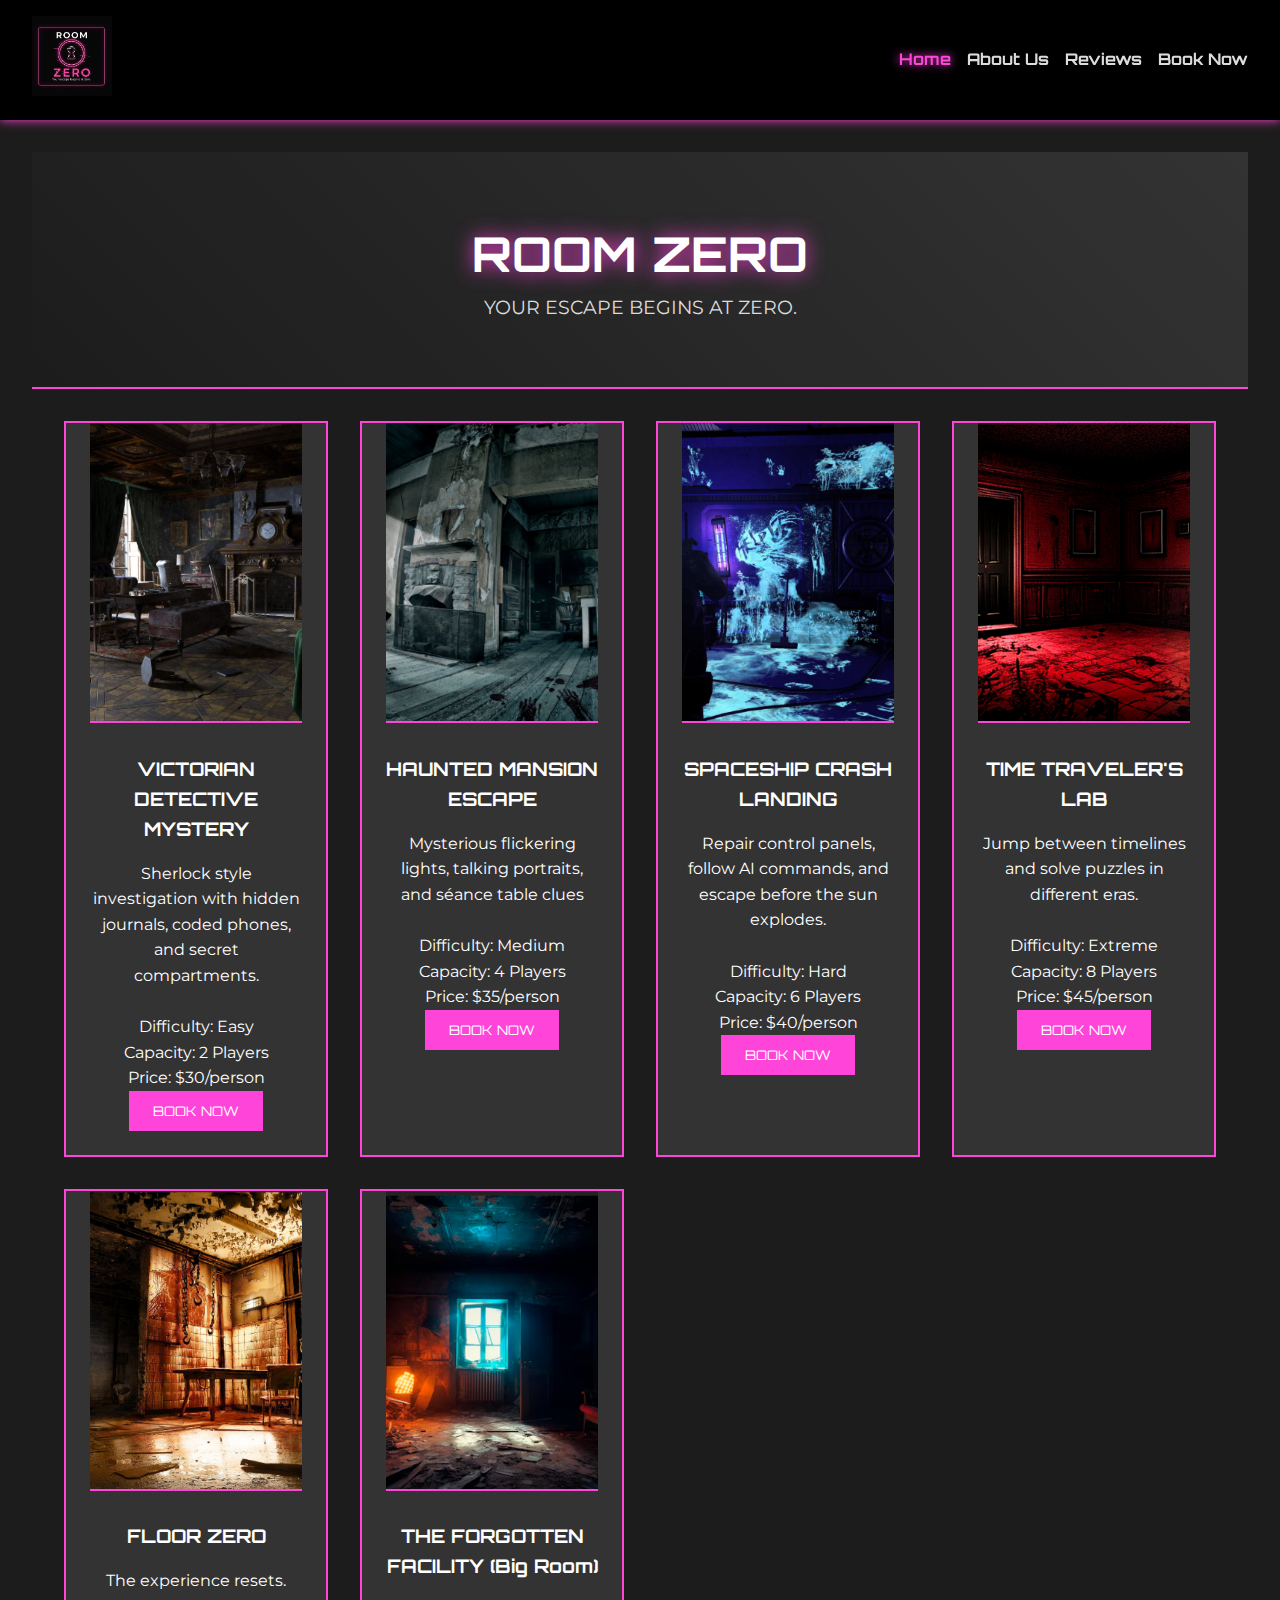
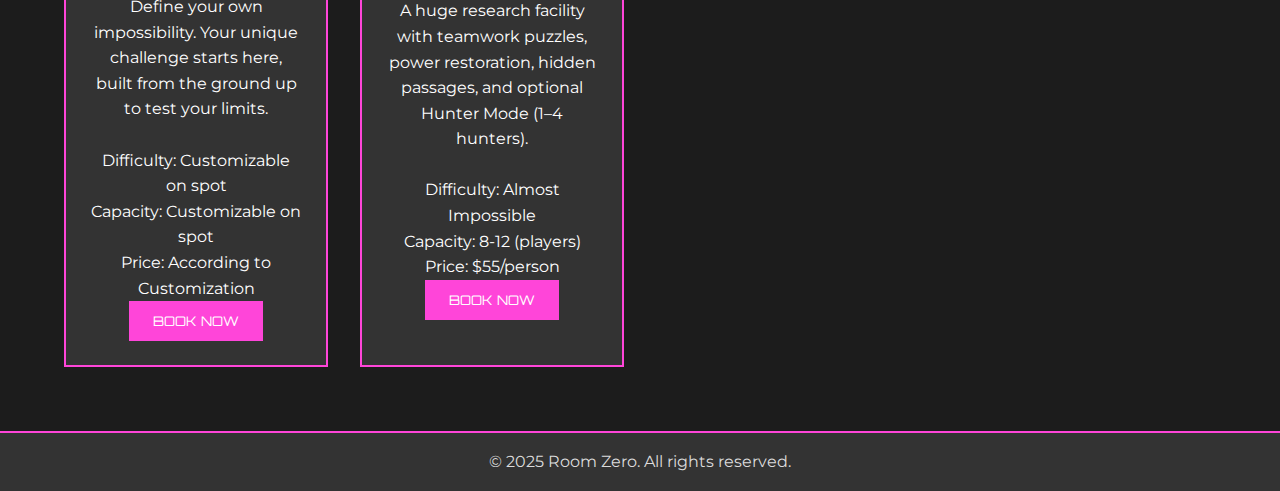
<file: index.html>
<!DOCTYPE html>
<html lang="en">
<head>
    <meta charset="UTF-8">
    <meta name="viewport" content="width=device-width, initial-scale=1.0">
    <title>Room Zero - Escape Room Booking</title>
    <link rel="preconnect" href="https://fonts.googleapis.com">
    <link rel="preconnect" href="https://fonts.gstatic.com" crossorigin>
    <link href="https://fonts.googleapis.com/css2?family=Montserrat:wght@400;700&family=Orbitron:wght@400;700&display=swap" rel="stylesheet">
    <link rel="stylesheet" href="style.css">
</head>
<body>
    <header>
        <div class="logo">
            <img src="images\logo.jpg" alt="ROOM ZERO Logo">
        </div>
        <nav>
            <a href="index.html" class="nav-link active">Home</a>
            <a href="about.html" class="nav-link">About Us</a>
            <a href="reviews.html" class="nav-link">Reviews</a>
            <a href="#booking-modal" class="nav-link">Book Now</a>
        </nav>
    </header>

    <main>
        <section id="home" class="section active">
            <div class="hero">
                <h1>ROOM ZERO</h1>
                <p>YOUR ESCAPE BEGINS AT ZERO.</p>
            </div>
            <div class="rooms-grid">
                <div class="room-card" data-room="VICTORIAN DETECTIVE MYSTERY">
                    <img src="images\victorian.png" alt="Victorian Detective Mystery Room Image">
                    <h3>VICTORIAN DETECTIVE MYSTERY</h3>
                    <p>Sherlock style investigation with hidden journals, coded phones, and secret compartments.<br><br></p>
                    <p>Difficulty: Easy</p>
                    <p>Capacity: 2 Players</p>
                    <p>Price: $30/person</p>
                    <button class="book-btn">BOOK NOW</button>
                </div>
                <div class="room-card" data-room="HAUNTED MANSION ESCAPE">
                    <img src="images\image.png" alt="Victorian Detective Mystery Room Image">
                    <h3>HAUNTED MANSION ESCAPE</h3>
                    <p>Mysterious flickering lights, talking portraits, and séance table clues<br><br></p>
                    <p>Difficulty: Medium</p>
                    <p>Capacity: 4 Players</p>
                    <p>Price: $35/person</p>
                    <button class="book-btn">BOOK NOW</button>
                </div>
                <div class="room-card" data-room="SPACESHIP CRASH LANDING">
                    <img src="images\image copy.png" alt="Victorian Detective Mystery Room Image">
                    <h3>SPACESHIP CRASH LANDING</h3>
                    <p>Repair control panels, follow AI commands, and escape before the sun explodes.<br><br></p>
                    <p>Difficulty: Hard</p>
                    <p>Capacity: 6 Players</p>
                    <p>Price: $40/person</p>
                    <button class="book-btn">BOOK NOW</button>
                </div>
                <div class="room-card" data-room="TIME TRAVELER'S LAB">
                    <img src="images\image copy 2.png" alt="Victorian Detective Mystery Room Image">
                    <h3>TIME TRAVELER'S LAB</h3>
                    <p>Jump between timelines and solve puzzles in different eras.<br><br></p>
                    <p>Difficulty: Extreme</p>
                    <p>Capacity: 8 Players</p>
                    <p>Price: $45/person</p>
                    <button class="book-btn">BOOK NOW</button>
                </div>
                <div class="room-card" data-room="FLOOR ZERO">
                    <img src="images\image copy 3.png" alt="Floor Zero Escape Room Image">
                    <h3>FLOOR ZERO</h3>
                    <p>The experience resets. Define your own impossibility. Your unique challenge starts here, built from the ground up to test your limits.<br><br></p>
                    <p>Difficulty: Customizable on spot</p>
                    <p>Capacity: Customizable on spot</p>
                    <p>Price: According to Customization</p>
                    <button class="book-btn">BOOK NOW</button>
                </div>
                <div class="room-card" data-room="THE FORGOTTEN FACILITY (Big Room)">
                    <img src="images\image copy 4.png" alt="Forgotten Facility Room Image">
                    <h3>THE FORGOTTEN FACILITY (Big Room)</h3>
                    <p>A huge research facility with teamwork puzzles, power restoration, hidden passages, and optional Hunter Mode (1–4 hunters).<br><br></p>
                    <p>Difficulty: Almost Impossible </p>
                    <p>Capacity: 8-12 (players)</p>
                    <p>Price: $55/person</p>
                    <button class="book-btn">BOOK NOW</button>
                </div>
            </div>
        </section>
    </main>

    <footer>
        <p>&copy; 2025 Room Zero. All rights reserved.</p>
    </footer>

    <div id="booking-modal" class="modal">
        <div class="modal-content">
            <span class="close">&times;</span>
            <h2 id="modal-title">Room: [Room Name]</h2>
            <form id="booking-form">
                <label for="date">Date of Entry:</label>
                <input type="date" id="date" required>
                <label for="time">Time Slot:</label>
                <select id="time" required>
                    <option value="">Select Time</option>
                    <option value="10:00">10:00 AM</option>
                    <option value="12:00">12:00 PM</option>
                    <option value="14:00">2:00 PM</option>
                    <option value="16:00">4:00 PM</option>
                    <option value="18:00">6:00 PM</option>
                </select>
                <label for="email">Contact Email:</label>
                <input type="email" id="email" required>
                <button type="submit" class="submit-btn">INITIATE BOOKING</button>
            </form>
            <div id="success-message" class="hidden">BOOKING INITIATED!</div>
        </div>
    </div>

    <script src="script.js"></script>
</body>
</html>
</file>
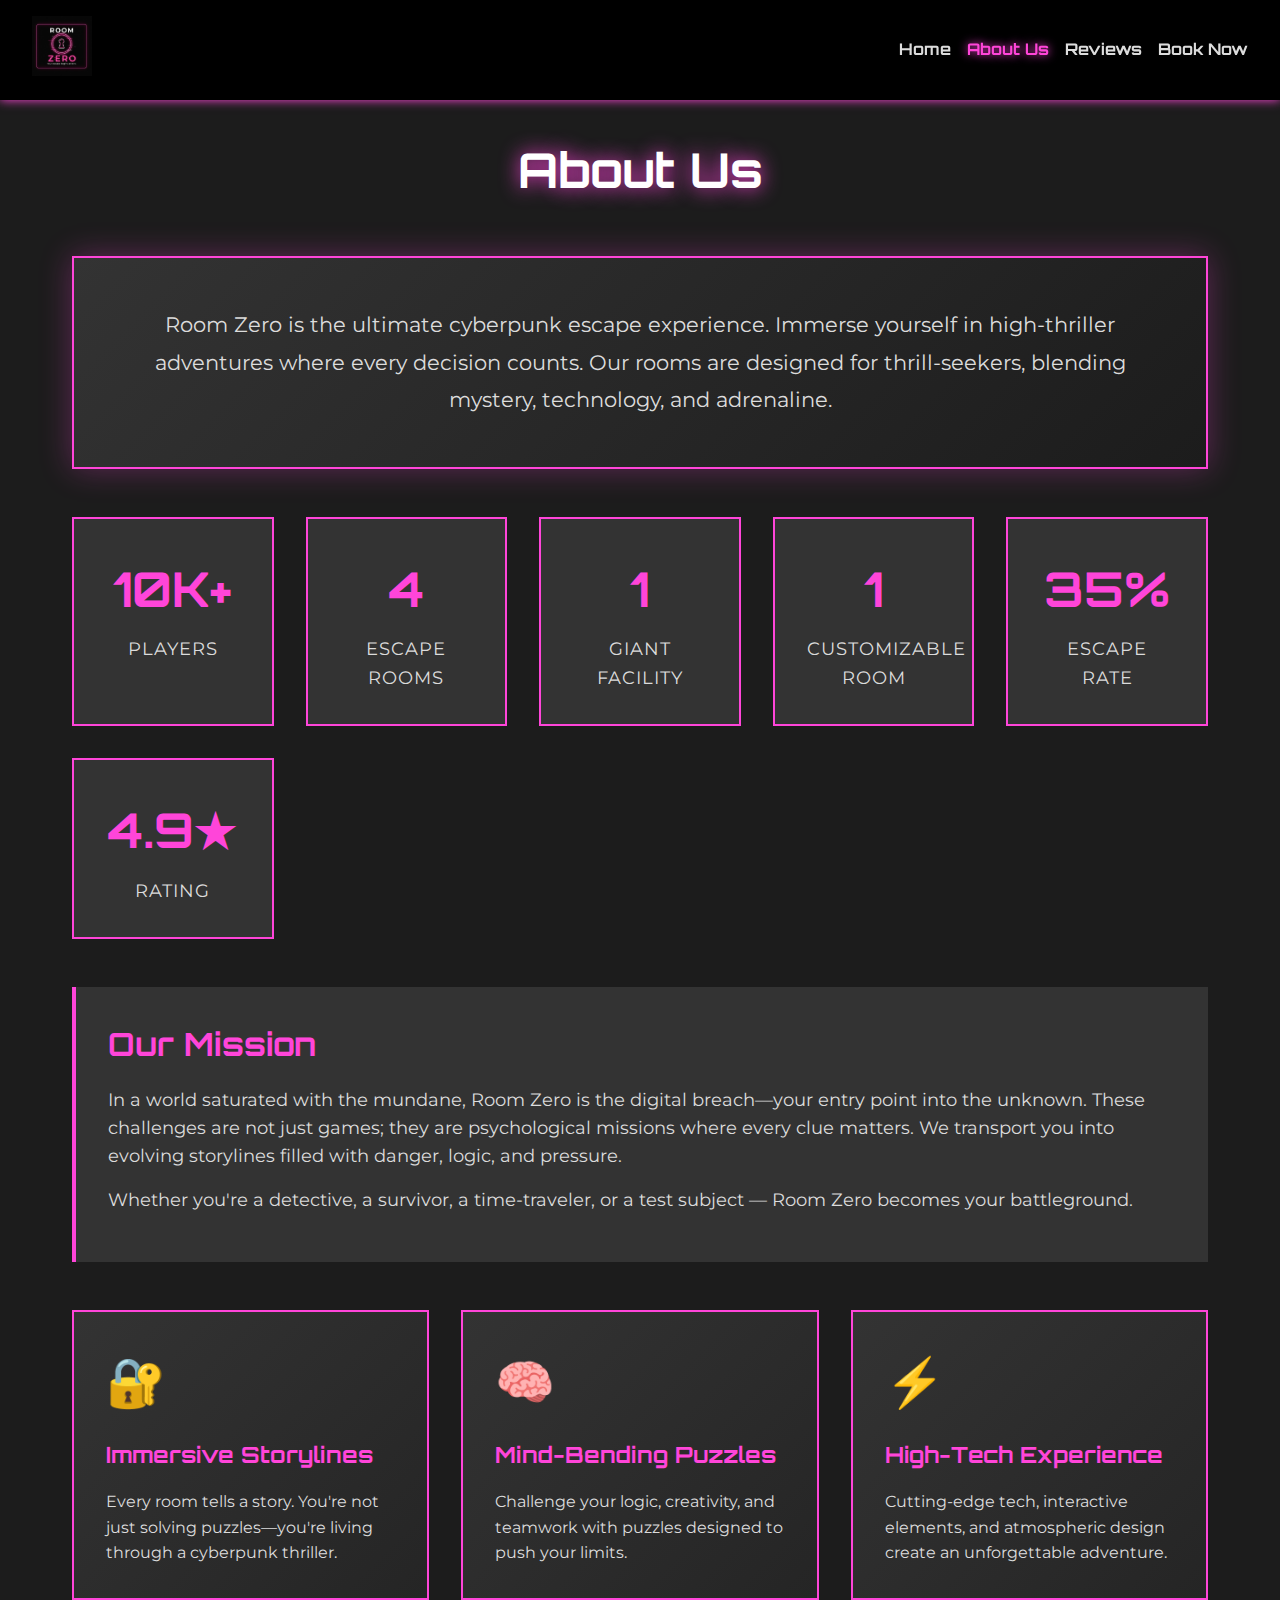
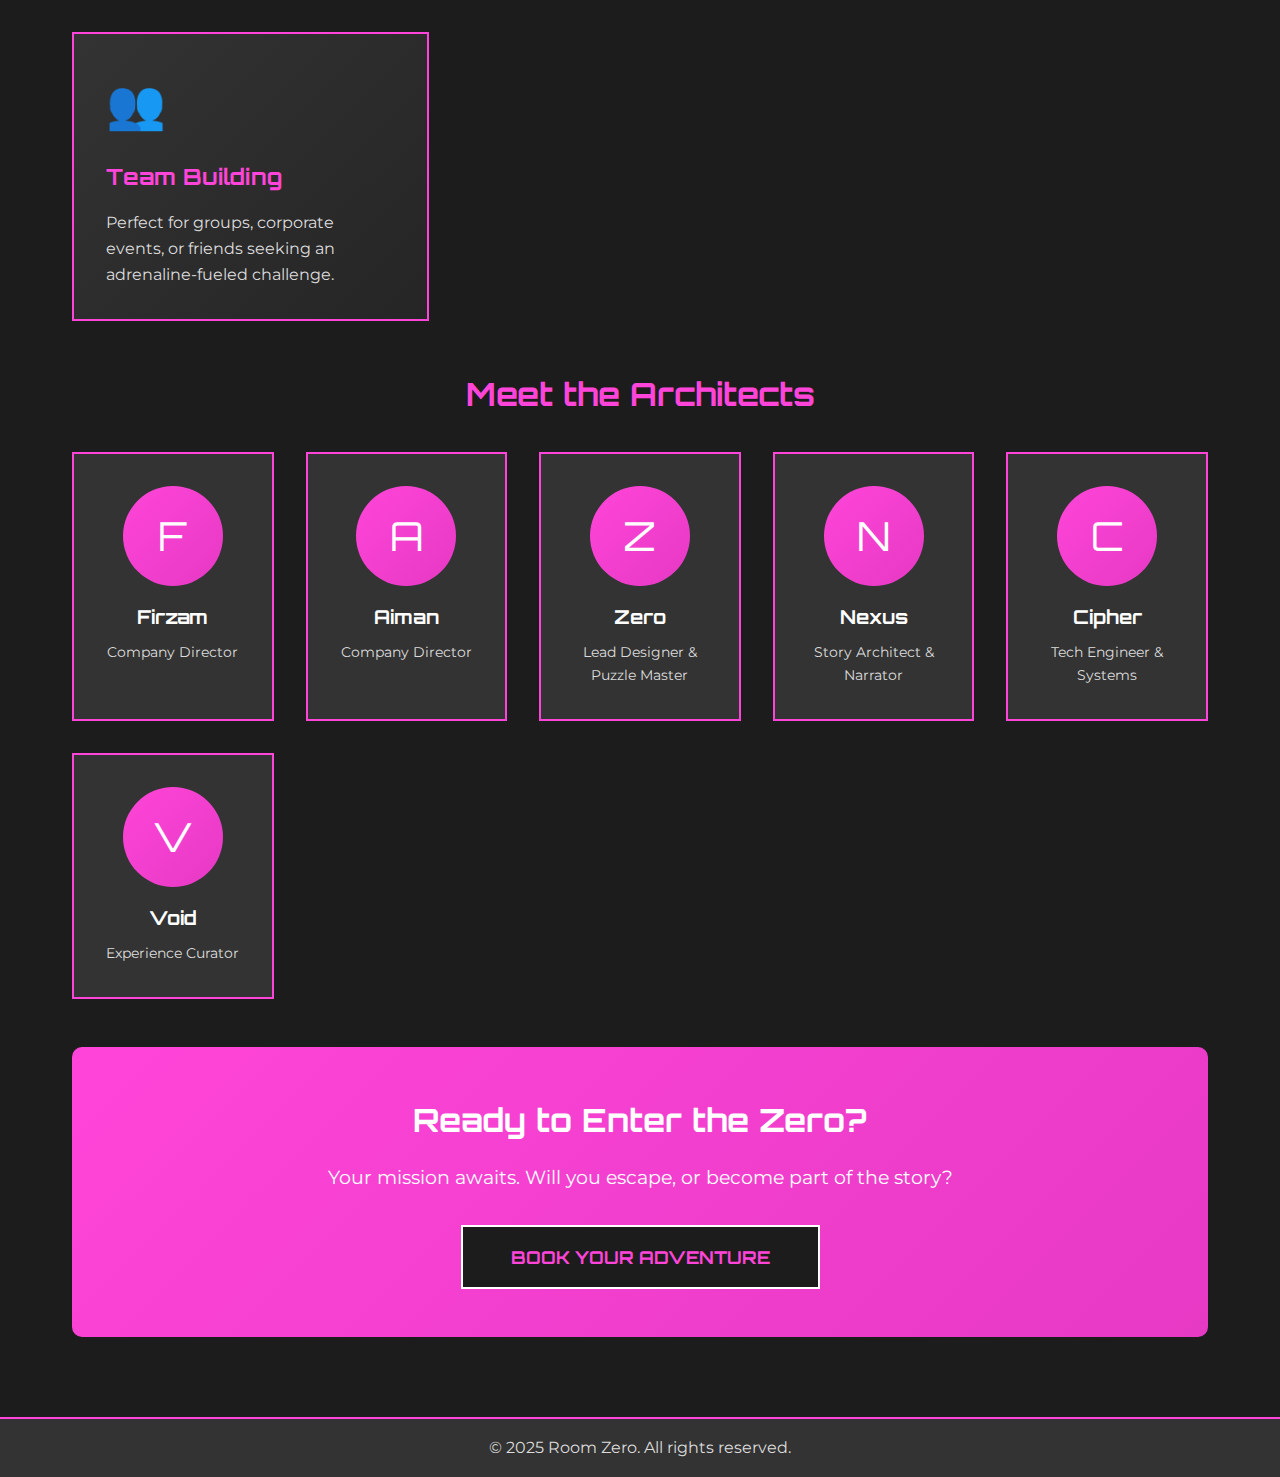
<file: about.html>
<!DOCTYPE html>
<html lang="en">
<head>
    <meta charset="UTF-8">
    <meta name="viewport" content="width=device-width, initial-scale=1.0">
    <title>About Us - Room Zero</title>
    <link rel="preconnect" href="https://fonts.googleapis.com">
    <link rel="preconnect" href="https://fonts.gstatic.com" crossorigin>
    <link href="https://fonts.googleapis.com/css2?family=Montserrat:wght@400;700&family=Orbitron:wght@400;700&display=swap" rel="stylesheet">
    <style>
        * {
            margin: 0;
            padding: 0;
            box-sizing: border-box;
        }

        body {
            font-family: 'Montserrat', sans-serif;
            background-color: #1C1C1C;
            color: #FFFFFF;
            line-height: 1.6;
        }

        /* Header */
        header {
            position: sticky;
            top: 0;
            background-color: #000000;
            display: flex;
            justify-content: space-between;
            align-items: center;
            padding: 1rem 2rem;
            z-index: 1000;
            box-shadow: 0 0 10px #FF45D9;
        }

        .logo img {
            height: 60px;
            width: auto;
        }

        nav {
            display: flex;
            gap: 1rem;
        }

        .nav-link {
            color: #DCDCDC;
            text-decoration: none;
            font-family: 'Orbitron', sans-serif;
            font-weight: 700;
            transition: color 0.3s, text-shadow 0.3s;
        }

        .nav-link.active, .nav-link:hover {
            color: #FF45D9;
            text-shadow: 0 0 10px #FF45D9;
        }

        /* Main Content */
        main {
            padding: 2rem;
            max-width: 1200px;
            margin: 0 auto;
        }

        .section h2 {
            font-family: 'Orbitron', sans-serif;
            font-size: 3rem;
            text-align: center;
            margin-bottom: 3rem;
            text-shadow: 0 0 20px #FF45D9;
            animation: glow 2s ease-in-out infinite alternate;
        }

        @keyframes glow {
            from { text-shadow: 0 0 20px #FF45D9; }
            to { text-shadow: 0 0 30px #FF45D9, 0 0 40px #FF45D9; }
        }

        /* Hero Section */
        .about-hero {
            background: linear-gradient(135deg, #333333, #1C1C1C);
            border: 2px solid #FF45D9;
            padding: 3rem;
            margin-bottom: 3rem;
            text-align: center;
            box-shadow: 0 0 30px rgba(255, 69, 217, 0.3);
        }

        .about-hero p {
            font-size: 1.3rem;
            line-height: 1.8;
            color: #DCDCDC;
        }

        /* Stats Grid */
        .stats-grid {
            display: grid;
            grid-template-columns: repeat(auto-fit, minmax(200px, 1fr));
            gap: 2rem;
            margin: 3rem 0;
        }

        .stat-card {
            background-color: #333333;
            border: 2px solid #FF45D9;
            padding: 2rem;
            text-align: center;
            transition: transform 0.3s, box-shadow 0.3s;
        }

        .stat-card:hover {
            transform: translateY(-10px);
            box-shadow: 0 10px 30px rgba(255, 69, 217, 0.5);
        }

        .stat-number {
            font-family: 'Orbitron', sans-serif;
            font-size: 3rem;
            color: #FF45D9;
            font-weight: 700;
            display: block;
            margin-bottom: 0.5rem;
        }

        .stat-label {
            font-size: 1.1rem;
            color: #DCDCDC;
            text-transform: uppercase;
            letter-spacing: 1px;
        }

        /* Mission Section */
        .mission-section {
            background-color: #333333;
            border-left: 4px solid #FF45D9;
            padding: 2rem;
            margin: 3rem 0;
        }

        .mission-section h3 {
            font-family: 'Orbitron', sans-serif;
            font-size: 2rem;
            color: #FF45D9;
            margin-bottom: 1rem;
        }

        .mission-section p {
            font-size: 1.1rem;
            color: #DCDCDC;
            margin-bottom: 1rem;
        }

        /* Features Grid */
        .features-grid {
            display: grid;
            grid-template-columns: repeat(auto-fit, minmax(280px, 1fr));
            gap: 2rem;
            margin: 3rem 0;
        }

        .feature-card {
            background: linear-gradient(135deg, #333333, #252525);
            border: 2px solid #FF45D9;
            padding: 2rem;
            transition: transform 0.3s, box-shadow 0.3s;
        }

        .feature-card:hover {
            transform: scale(1.05);
            box-shadow: 0 0 25px rgba(255, 69, 217, 0.6);
        }

        .feature-icon {
            font-size: 3rem;
            margin-bottom: 1rem;
            display: block;
        }

        .feature-card h4 {
            font-family: 'Orbitron', sans-serif;
            font-size: 1.4rem;
            color: #FF45D9;
            margin-bottom: 1rem;
        }

        .feature-card p {
            color: #DCDCDC;
        }

        /* Team Section */
        .team-section {
            margin: 3rem 0;
            text-align: center;
        }

        .team-section h3 {
            font-family: 'Orbitron', sans-serif;
            font-size: 2rem;
            color: #FF45D9;
            margin-bottom: 2rem;
        }

        .team-grid {
            display: grid;
            grid-template-columns: repeat(auto-fit, minmax(200px, 1fr));
            gap: 2rem;
        }

        .team-member {
            background-color: #333333;
            border: 2px solid #FF45D9;
            padding: 2rem;
            transition: transform 0.3s;
        }

        .team-member:hover {
            transform: translateY(-10px);
        }

        .avatar {
            width: 100px;
            height: 100px;
            background: linear-gradient(135deg, #FF45D9, #e639c4);
            border-radius: 50%;
            margin: 0 auto 1rem;
            display: flex;
            align-items: center;
            justify-content: center;
            font-size: 2.5rem;
            font-family: 'Orbitron', sans-serif;
            color: #FFFFFF;
        }

        .team-member h5 {
            font-family: 'Orbitron', sans-serif;
            font-size: 1.2rem;
            margin-bottom: 0.5rem;
        }

        .team-member p {
            color: #DCDCDC;
            font-size: 0.9rem;
        }

        /* CTA Section */
        .cta-section {
            background: linear-gradient(135deg, #FF45D9, #e639c4);
            padding: 3rem;
            text-align: center;
            margin: 3rem 0;
            border-radius: 10px;
        }

        .cta-section h3 {
            font-family: 'Orbitron', sans-serif;
            font-size: 2rem;
            margin-bottom: 1rem;
            color: #FFFFFF;
        }

        .cta-section p {
            font-size: 1.2rem;
            margin-bottom: 2rem;
            color: #FFFFFF;
        }

        .cta-btn {
            background-color: #1C1C1C;
            color: #FF45D9;
            border: 2px solid #FFFFFF;
            padding: 1rem 3rem;
            font-family: 'Orbitron', sans-serif;
            font-weight: 700;
            font-size: 1.1rem;
            cursor: pointer;
            transition: all 0.3s;
            text-decoration: none;
            display: inline-block;
        }

        .cta-btn:hover {
            background-color: #FFFFFF;
            color: #1C1C1C;
            transform: scale(1.1);
        }

        /* Footer */
        footer {
            text-align: center;
            padding: 1rem;
            background-color: #333333;
            color: #DCDCDC;
            border-top: 2px solid #FF45D9;
        }

        /* Responsive */
        @media (max-width: 768px) {
            .section h2 {
                font-size: 2rem;
            }
            
            header {
                flex-direction: column;
                gap: 1rem;
            }

            .about-hero {
                padding: 2rem;
            }

            .stats-grid {
                grid-template-columns: 1fr;
            }
        }
    </style>
</head>

<body>

    <header>
        <div class="logo">
            <img src="images/logo.jpg" alt="ROOM ZERO Logo">
        </div>
        <nav>
            <a href="index.html" class="nav-link">Home</a>
            <a href="about.html" class="nav-link active">About Us</a>
            <a href="reviews.html" class="nav-link">Reviews</a>
            <a href="index.html#booking-modal" class="nav-link">Book Now</a>
        </nav>
    </header>

    <main>
        <section class="section active">
            <h2>About Us</h2>

            <!-- Hero Section -->
            <div class="about-hero">
                <p>
                    Room Zero is the ultimate cyberpunk escape experience. Immerse yourself in high-thriller adventures where every decision counts.
                    Our rooms are designed for thrill-seekers, blending mystery, technology, and adrenaline.
                </p>
            </div>

            <!-- Stats Grid -->
            <div class="stats-grid">
                <div class="stat-card">
                    <span class="stat-number">10K+</span>
                    <span class="stat-label">Players</span>
                </div>
                <div class="stat-card">
                    <span class="stat-number">4</span>
                    <span class="stat-label">Escape Rooms</span>
                </div>
                <div class="stat-card">
                    <span class="stat-number">1</span>
                    <span class="stat-label">Giant Facility</span>
                </div>
                <div class="stat-card">
                    <span class="stat-number">1</span>
                    <span class="stat-label">Customizable Room</span>
                </div>
                <div class="stat-card">
                    <span class="stat-number">35%</span>
                    <span class="stat-label">Escape Rate</span>
                </div>
                <div class="stat-card">
                    <span class="stat-number">4.9★</span>
                    <span class="stat-label">Rating</span>
                </div>
            </div>

            <!-- Mission Section -->
            <div class="mission-section">
                <h3>Our Mission</h3>
                <p>
                    In a world saturated with the mundane, Room Zero is the digital breach—your entry point into the unknown. These challenges
                    are not just games; they are psychological missions where every clue matters. We transport you into evolving storylines
                    filled with danger, logic, and pressure.
                </p>
                <p>
                    Whether you're a detective, a survivor, a time-traveler, or a test subject — Room Zero becomes your battleground.
                </p>
            </div>

            <!-- Features Grid -->
            <div class="features-grid">
                <div class="feature-card">
                    <span class="feature-icon">🔐</span>
                    <h4>Immersive Storylines</h4>
                    <p>Every room tells a story. You're not just solving puzzles—you're living through a cyberpunk thriller.</p>
                </div>
                <div class="feature-card">
                    <span class="feature-icon">🧠</span>
                    <h4>Mind-Bending Puzzles</h4>
                    <p>Challenge your logic, creativity, and teamwork with puzzles designed to push your limits.</p>
                </div>
                <div class="feature-card">
                    <span class="feature-icon">⚡</span>
                    <h4>High-Tech Experience</h4>
                    <p>Cutting-edge tech, interactive elements, and atmospheric design create an unforgettable adventure.</p>
                </div>
                <div class="feature-card">
                    <span class="feature-icon">👥</span>
                    <h4>Team Building</h4>
                    <p>Perfect for groups, corporate events, or friends seeking an adrenaline-fueled challenge.</p>
                </div>
            </div>

            <!-- Team Section -->
            <div class="team-section">
                <h3>Meet the Architects</h3>
                <div class="team-grid">
                    <div class="team-member">
                        <div class="avatar">F</div>
                        <h5>Firzam</h5>
                        <p>Company Director</p>
                    </div>
                    <div class="team-member">
                        <div class="avatar">A</div>
                        <h5>Aiman</h5>
                        <p>Company Director</p>
                    </div>
                    <div class="team-member">
                        <div class="avatar">Z</div>
                        <h5>Zero</h5>
                        <p>Lead Designer & Puzzle Master</p>
                    </div>
                    <div class="team-member">
                        <div class="avatar">N</div>
                        <h5>Nexus</h5>
                        <p>Story Architect & Narrator</p>
                    </div>
                    <div class="team-member">
                        <div class="avatar">C</div>
                        <h5>Cipher</h5>
                        <p>Tech Engineer & Systems</p>
                    </div>
                    <div class="team-member">
                        <div class="avatar">V</div>
                        <h5>Void</h5>
                        <p>Experience Curator</p>
                    </div>
                </div>
            </div>

            <!-- CTA Section -->
            <div class="cta-section">
                <h3>Ready to Enter the Zero?</h3>
                <p>Your mission awaits. Will you escape, or become part of the story?</p>
                <a href="index.html#booking-modal" class="cta-btn">BOOK YOUR ADVENTURE</a>
            </div>

        </section>
    </main>

    <footer>
        <p>&copy; 2025 Room Zero. All rights reserved.</p>
    </footer>

</body>
</html>
</file>
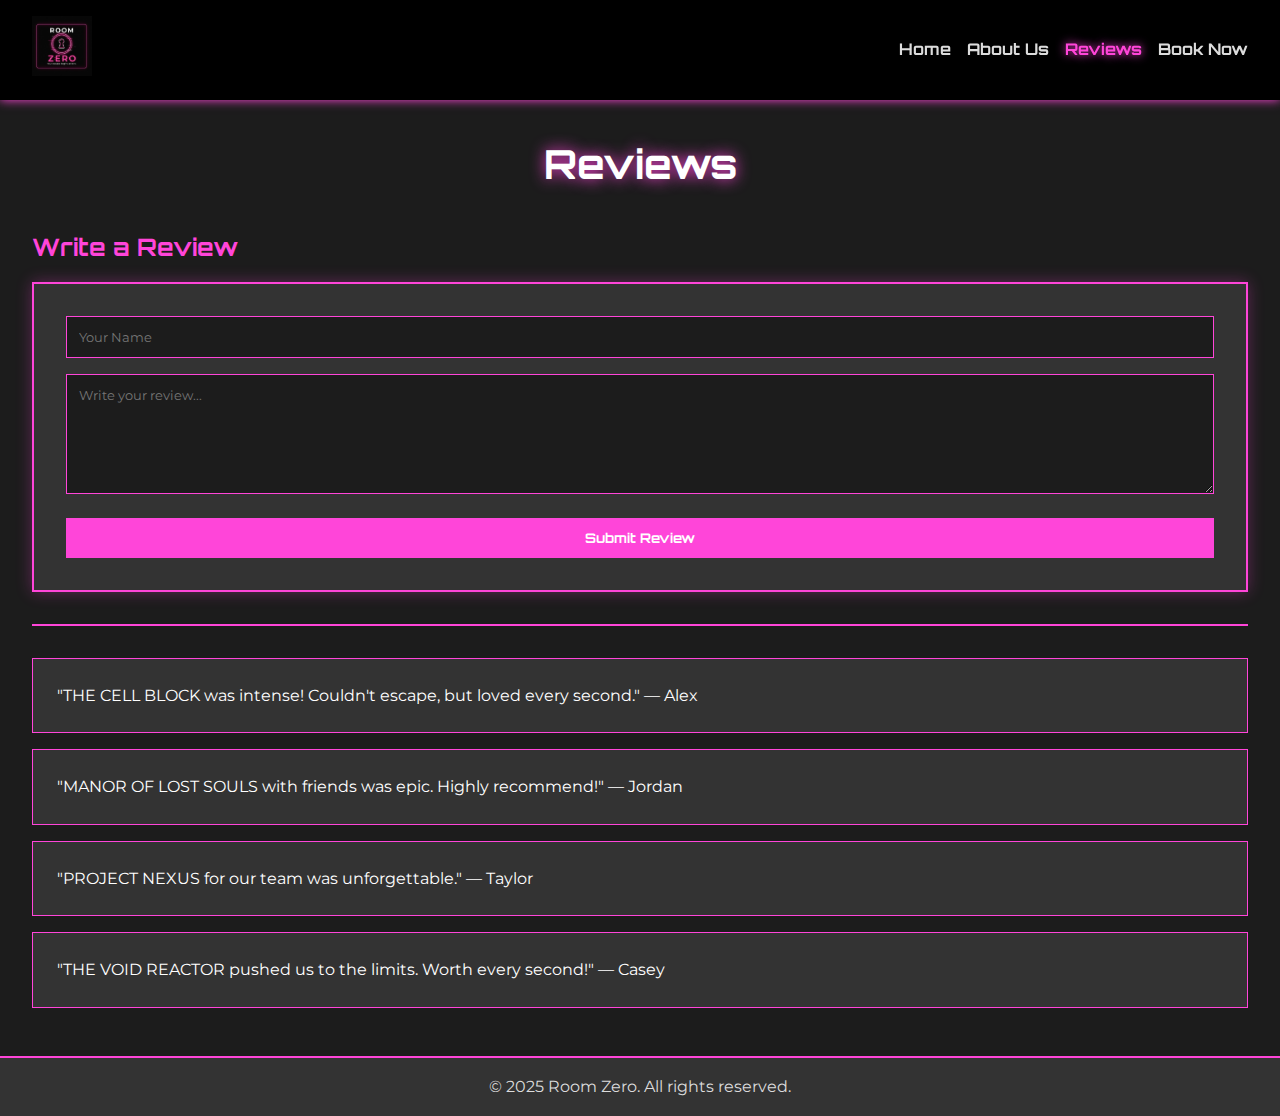
<file: reviews.html>
<!DOCTYPE html>
<html lang="en">
<head>
    <meta charset="UTF-8">
    <meta name="viewport" content="width=device-width, initial-scale=1.0">
    <title>Reviews - Room Zero</title>
    <link rel="preconnect" href="https://fonts.googleapis.com">
    <link rel="preconnect" href="https://fonts.gstatic.com" crossorigin>
    <link href="https://fonts.googleapis.com/css2?family=Montserrat:wght@400;700&family=Orbitron:wght@400;700&display=swap" rel="stylesheet">
    <style>
        /* Global Styles */
        * {
            margin: 0;
            padding: 0;
            box-sizing: border-box;
        }

        body {
            font-family: 'Montserrat', sans-serif;
            background-color: #1C1C1C;
            color: #FFFFFF;
            line-height: 1.6;
        }

        /* Header */
        header {
            position: sticky;
            top: 0;
            background-color: #000000;
            display: flex;
            justify-content: space-between;
            align-items: center;
            padding: 1rem 2rem;
            z-index: 1000;
            box-shadow: 0 0 10px #FF45D9;
        }

        .logo img {
            height: 60px;
            width: auto;
        }

        nav {
            display: flex;
            gap: 1rem;
        }

        .nav-link {
            color: #DCDCDC;
            text-decoration: none;
            font-family: 'Orbitron', sans-serif;
            font-weight: 700;
            transition: color 0.3s, text-shadow 0.3s;
        }

        .nav-link.active, .nav-link:hover {
            color: #FF45D9;
            text-shadow: 0 0 10px #FF45D9;
        }

        /* Main Content */
        main {
            padding: 2rem;
            min-height: 100vh;
        }

        .section h2 {
            font-family: 'Orbitron', sans-serif;
            font-size: 2.5rem;
            text-align: center;
            margin-bottom: 2rem;
            text-shadow: 0 0 15px #FF45D9;
        }

        .section h3 {
            font-family: 'Orbitron', sans-serif;
            font-size: 1.5rem;
            margin-bottom: 1rem;
            color: #FF45D9;
        }

        /* Review Form Styling */
        #review-form {
            background-color: #333333;
            border: 2px solid #FF45D9;
            padding: 2rem;
            margin-bottom: 2rem;
            box-shadow: 0 0 15px rgba(255, 69, 217, 0.3);
        }

        #review-form input,
        #review-form textarea {
            width: 100%;
            padding: 0.75rem;
            margin-bottom: 1rem;
            background-color: #1C1C1C;
            border: 1px solid #FF45D9;
            color: #FFFFFF;
            font-family: 'Montserrat', sans-serif;
            transition: box-shadow 0.3s;
        }

        #review-form input:focus,
        #review-form textarea:focus {
            outline: none;
            box-shadow: 0 0 10px #FF45D9;
        }

        #review-form textarea {
            min-height: 120px;
            resize: vertical;
        }

        #submit-review {
            background-color: #FF45D9;
            color: #FFFFFF;
            border: none;
            padding: 0.75rem 2rem;
            font-family: 'Orbitron', sans-serif;
            font-weight: 700;
            cursor: pointer;
            transition: background-color 0.3s, box-shadow 0.3s, transform 0.2s;
            width: 100%;
        }

        #submit-review:hover {
            background-color: #e639c4;
            box-shadow: 0 0 20px #FF45D9;
            transform: translateY(-2px);
        }

        #submit-review:active {
            transform: translateY(0);
        }

        hr {
            border: none;
            border-top: 2px solid #FF45D9;
            margin: 2rem 0;
        }

        /* Review Cards */
        .review {
            background-color: #333333;
            margin: 1rem 0;
            padding: 1.5rem;
            border: 1px solid #FF45D9;
            transition: box-shadow 0.3s;
        }

        .review:hover {
            box-shadow: 0 0 15px rgba(255, 69, 217, 0.5);
        }

        /* Success Message */
        #success-message {
            background-color: #333333;
            border: 2px solid #FF45D9;
            padding: 2rem;
            text-align: center;
            margin-bottom: 2rem;
            animation: fadeIn 0.5s ease-in;
        }

        #success-message h3 {
            color: #FF45D9;
            font-family: 'Orbitron', sans-serif;
            font-size: 1.8rem;
            margin-bottom: 0.5rem;
        }

        #success-message.hidden {
            display: none;
        }

        @keyframes fadeIn {
            from { opacity: 0; transform: translateY(-20px); }
            to { opacity: 1; transform: translateY(0); }
        }

        /* Footer */
        footer {
            text-align: center;
            padding: 1rem;
            background-color: #333333;
            color: #DCDCDC;
            border-top: 2px solid #FF45D9;
        }

        /* Responsive */
        @media (max-width: 768px) {
            header {
                flex-direction: column;
                gap: 1rem;
            }
            
            .section h2 {
                font-size: 2rem;
            }
        }
    </style>
</head>

<body>

    <header>
        <div class="logo">
            <img src="images/logo.jpg" alt="ROOM ZERO Logo">
        </div>
        <nav>
            <a href="index.html" class="nav-link">Home</a>
            <a href="about.html" class="nav-link">About Us</a>
            <a href="reviews.html" class="nav-link active">Reviews</a>
            <a href="index.html#booking-modal" class="nav-link">Book Now</a>
        </nav>
    </header>

    <main>
        <section class="section active">
            <h2>Reviews</h2>

            <h3>Write a Review</h3>

            <!-- Success Message (initially hidden) -->
            <div id="success-message" class="hidden">
                <h3>✨ Review Submitted! ✨</h3>
                <p>Thank you for your feedback!</p>
            </div>

            <div id="review-form">
                <input type="text" id="review-name" placeholder="Your Name" required>
                <textarea id="review-text" placeholder="Write your review..." required></textarea>
                <button id="submit-review">Submit Review</button>
            </div>

            <hr>

            <div id="reviews-container">
                <div class="review">
                    <p>"THE CELL BLOCK was intense! Couldn't escape, but loved every second." — Alex</p>
                </div>

                <div class="review">
                    <p>"MANOR OF LOST SOULS with friends was epic. Highly recommend!" — Jordan</p>
                </div>

                <div class="review">
                    <p>"PROJECT NEXUS for our team was unforgettable." — Taylor</p>
                </div>

                <div class="review">
                    <p>"THE VOID REACTOR pushed us to the limits. Worth every second!" — Casey</p>
                </div>
            </div>
        </section>
    </main>

    <footer>
        <p>&copy; 2025 Room Zero. All rights reserved.</p>
    </footer>

    <script>
        document.addEventListener('DOMContentLoaded', function() {
            const submitBtn = document.getElementById('submit-review');
            const reviewName = document.getElementById('review-name');
            const reviewText = document.getElementById('review-text');
            const successMessage = document.getElementById('success-message');
            const reviewsContainer = document.getElementById('reviews-container');

            submitBtn.addEventListener('click', function() {
                const name = reviewName.value.trim();
                const text = reviewText.value.trim();

                if (name === '' || text === '') {
                    alert('Please fill in both your name and review!');
                    return;
                }

                // Show success message
                successMessage.classList.remove('hidden');

                // Create new review element
                const newReview = document.createElement('div');
                newReview.className = 'review';
                newReview.innerHTML = `<p>"${text}" — ${name}</p>`;
                newReview.style.animation = 'fadeIn 0.5s ease-in';

                // Add new review to the top
                reviewsContainer.insertBefore(newReview, reviewsContainer.firstChild);

                // Clear form
                reviewName.value = '';
                reviewText.value = '';

                // Hide success message after 3 seconds
                setTimeout(() => {
                    successMessage.classList.add('hidden');
                }, 3000);
            });
        });
    </script>

</body>
</html>
</file>
<file: style.css>
/* Global Styles */
* {
    margin: 0;
    padding: 0;
    box-sizing: border-box;
}

body {
    font-family: 'Montserrat', sans-serif;
    background-color: #1C1C1C;
    color: #FFFFFF;
    line-height: 1.6;
}

/* Header */
header {
    position: sticky;
    top: 0;
    background-color: #000000;
    display: flex;
    justify-content: space-between;
    align-items: center;
    padding: 1rem 2rem;
    z-index: 1000;
    box-shadow: 0 0 10px #FF45D9;
}

.logo img {
    height: 80px; /* Adjust this value if you want the logo to be bigger or smaller */
    /* Optional: Set max-width to ensure it doesn't push the navigation links too far */
    max-width: 250px; 
}
nav {
    display: flex;
    gap: 1rem;
}

.nav-link {
    color: #DCDCDC;
    text-decoration: none;
    font-family: 'Orbitron', sans-serif;
    font-weight: 700;
    transition: color 0.3s, text-shadow 0.3s;
}

.nav-link.active, .nav-link:hover {
    color: #FF45D9;
    text-shadow: 0 0 10px #FF45D9;
}

/* Sections */
.section {
    display: none;
    padding: 2rem;
    min-height: 100vh;
}

.section.active {
    display: block;
}

/* Hero */
.hero {
    text-align: center;
    padding: 4rem 2rem;
    background: linear-gradient(45deg, #1C1C1C, #333333);
    border-bottom: 2px solid #FF45D9;
}

.hero h1 {
    font-family: 'Orbitron', sans-serif;
    font-size: 3rem;
    text-shadow: 0 0 20px #FF45D9;
}

.hero p {
    font-size: 1.2rem;
    color: #DCDCDC;
}

/* Rooms Grid */
.rooms-grid {
    display: grid;
    grid-template-columns: repeat(auto-fit, minmax(250px, 1fr));
    gap: 2rem;
    padding: 2rem;
}

.room-card {
    background-color: #333333;
    border: 2px solid #FF45D9;
    padding: 1.5rem;
    text-align: center;
    transition: box-shadow 0.3s;
}

.room-card:hover {
    box-shadow: 0 0 20px #FF45D9;
}

.room-card h3 {
    font-family: 'Orbitron', sans-serif;
    margin-bottom: 1rem;
}

.book-btn {
    background-color: #FF45D9;
    color: #FFFFFF;
    border: none;
    padding: 0.75rem 1.5rem;
    font-family: 'Orbitron', sans-serif;
    cursor: pointer;
    transition: background-color 0.3s, box-shadow 0.3s;
}

.book-btn:hover {
    background-color: #e639c4;
    box-shadow: 0 0 10px #FF45D9;
}

/* About and Reviews */
#about, #reviews {
    text-align: center;
}

.review {
    background-color: #333333;
    margin: 1rem 0;
    padding: 1rem;
    border: 1px solid #FF45D9;
}

/* Footer */
footer {
    text-align: center;
    padding: 1rem;
    background-color: #333333;
    color: #DCDCDC;
    border-top: 2px solid #FF45D9;
}

/* Modal */
.modal {
    display: none;
    position: fixed;
    z-index: 1000;
    left: 0;
    top: 0;
    width: 100%;
    height: 100%;
    background-color: rgba(0, 0, 0, 0.8);
}

.modal-content {
    background-color: #1C1C1C;
    margin: 15% auto;
    padding: 2rem;
    border: 2px solid #FF45D9;
    width: 80%;
    max-width: 500px;
    text-align: center;
}

.close {
    color: #DCDCDC;
    float: right;
    font-size: 28px;
    cursor: pointer;
}

.close:hover {
    color: #FF45D9;
}

#modal-title {
    font-family: 'Orbitron', sans-serif;
    margin-bottom: 1rem;
}

#booking-form {
    display: flex;
    flex-direction: column;
    gap: 1rem;
}

#booking-form label {
    text-align: left;
    color: #DCDCDC;
}

#booking-form input, #booking-form select {
    padding: 0.5rem;
    background-color: #333333;
    border: 1px solid #FF45D9;
    color: #FFFFFF;
}

.submit-btn {
    background-color: #FF45D9;
    color: #FFFFFF;
    border: none;
    padding: 0.75rem;
    font-family: 'Orbitron', sans-serif;
    cursor: pointer;
    transition: background-color 0.3s;
}

.submit-btn:hover {
    background-color: #e639c4;
}

#success-message {
    color: #FF45D9;
    font-family: 'Orbitron', sans-serif;
    font-size: 1.5rem;
    margin-top: 1rem;
}

.hidden {
    display: none;
}

/* Responsive */
@media (max-width: 768px) {
    .hero h1 {
        font-size: 2rem;
    }
    .rooms-grid {
        grid-template-columns: 1fr;
    }
    header {
        flex-direction: column;
        gap: 1rem;
    }
}

.room-card img {
    width: 100%; 
    height: 300px; /* Or whatever height you set */
    object-fit: cover; /* or object-fit: fill; */
    margin: -1.5rem; 
    margin-bottom: 1.5rem; 
    border-bottom: 2px solid #FF45D9;
}
</file>
